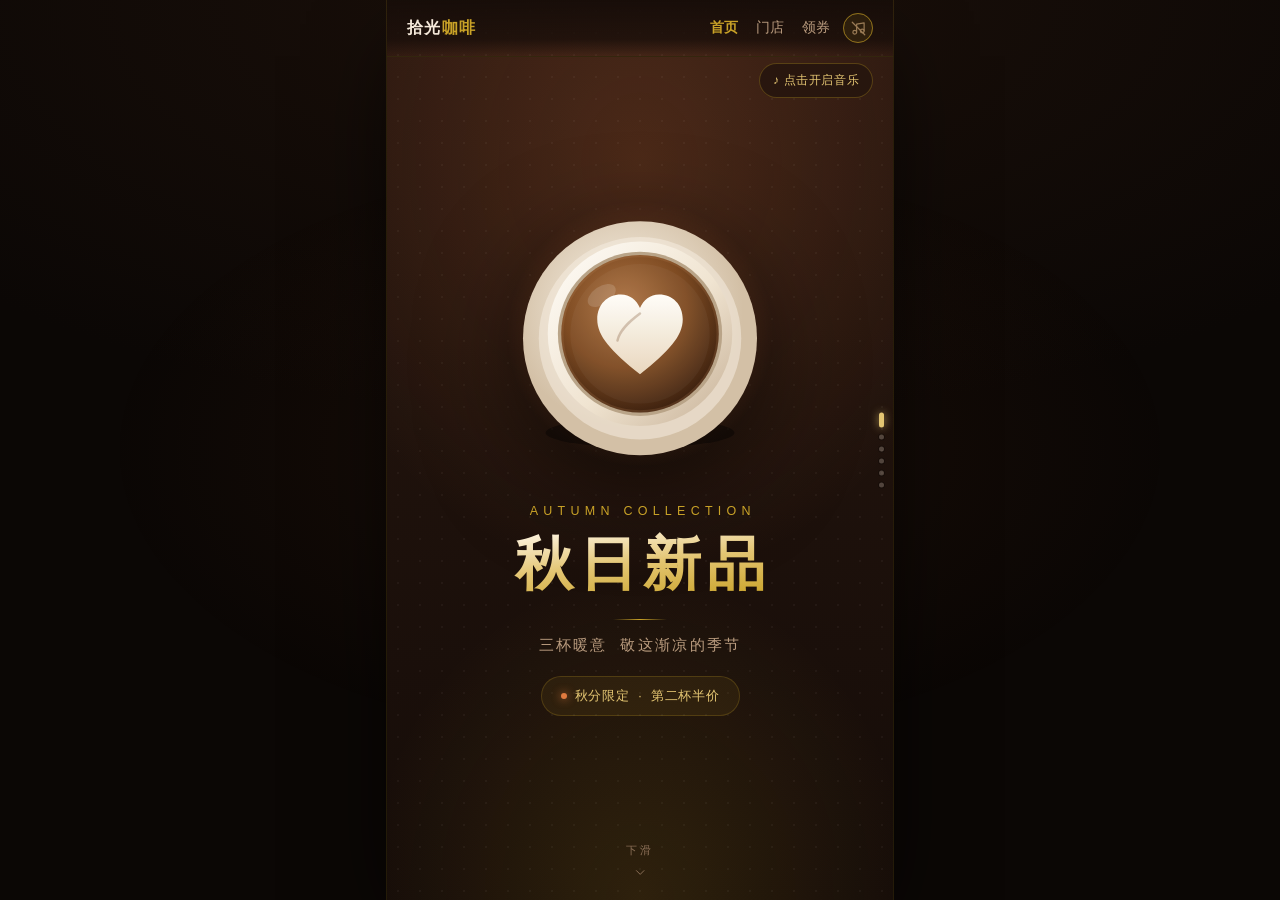
<file: index.html>
<!doctype html>
<html lang="zh-CN">
<head>
<meta charset="utf-8">
<meta name="viewport" content="width=device-width,initial-scale=1,maximum-scale=1,user-scalable=no,viewport-fit=cover">
<meta name="theme-color" content="#1A0F0A">
<meta name="description" content="拾光咖啡 · 秋日新品：焦糖海盐拿铁 / 桂花冷萃 / 黑巧摩卡。秋分限定，第二杯半价。">
<meta property="og:title" content="拾光咖啡 · 秋日新品">
<meta property="og:description" content="三杯暖意，敬这渐凉的季节。秋分限定 · 第二杯半价。">
<meta property="og:image" content="assets/img/prod-01.webp">
<meta property="og:type" content="website">
<title>拾光咖啡 · 秋日新品</title>
<style>
  :root{
    --bg-deep:#150C08;--bg:#1F120C;--card:#2C1B12;--card-2:#372218;
    --line:rgba(201,162,39,.22);--gold:#C9A227;--gold-lt:#E3C572;
    --caramel:#E07A3F;--cream:#F5E9DA;--text:#F2E4D4;--text-dim:#B99B7E;
    --text-mute:#8A6E56;--radius:20px;
  }
  *{margin:0;padding:0;box-sizing:border-box;-webkit-tap-highlight-color:transparent}
  html{-webkit-text-size-adjust:100%}
  body{
    background:var(--bg-deep);color:var(--text);
    font-family:"PingFang SC","Hiragino Sans GB","Microsoft YaHei","Helvetica Neue",Arial,sans-serif;
    line-height:1.6;overflow-x:hidden;
  }
  #page{background:var(--bg)}

  /* ==================== 顶部导航(覆盖层) ==================== */
  .nav{
    display:flex;align-items:center;justify-content:space-between;
    padding:13px 20px calc(13px + env(safe-area-inset-top));
    background:linear-gradient(180deg,rgba(21,12,8,.94),rgba(21,12,8,.72) 70%,rgba(21,12,8,0));
    border-bottom:1px solid rgba(201,162,39,.16);
  }
  .nav .logo{font-size:16px;font-weight:700;color:var(--cream);letter-spacing:.08em}
  .nav .logo span{color:var(--gold)}
  .nav .nav-right{display:flex;align-items:center;gap:13px}
  .nav .menu{display:flex;gap:18px;font-size:13.5px}
  .nav .menu a{text-decoration:none;color:var(--text-dim);transition:color .2s}
  .nav .menu a.on{color:var(--gold);font-weight:600}

  /* ==================== 1. 封面 ==================== */
  .s-hero{
    align-items:center;justify-content:center;
    text-align:center;padding-left:30px;padding-right:30px;
    background:
      radial-gradient(120% 80% at 50% 18%, rgba(224,122,63,.20) 0%, rgba(224,122,63,0) 58%),
      radial-gradient(90% 60% at 50% 100%, rgba(201,162,39,.14) 0%, rgba(201,162,39,0) 60%),
      linear-gradient(178deg,#2A1710 0%,#1F120C 46%,#150C08 100%);
    padding-bottom:40px;
  }
  .s-hero::after{
    content:"";position:absolute;inset:0;pointer-events:none;
    background-image:radial-gradient(rgba(245,233,218,.045) 1px,transparent 1px);
    background-size:22px 22px;
  }
  .hero-cup{
    width:min(58cqi,270px);height:auto;
    filter:drop-shadow(0 26px 50px rgba(0,0,0,.62));
    animation:float 6.5s ease-in-out infinite;position:relative;z-index:2;
  }
  @keyframes float{0%,100%{transform:translateY(0)}50%{transform:translateY(-13px)}}
  .hero-eyebrow{
    margin-top:30px;font-size:12.5px;letter-spacing:.42em;text-indent:.42em;
    color:var(--gold);text-transform:uppercase;position:relative;z-index:2;
  }
  .hero-title{
    margin-top:11px;font-size:clamp(30px,12cqi,58px);line-height:1.12;font-weight:800;
    letter-spacing:.1em;text-indent:.1em;
    background:linear-gradient(174deg,#FFF6E7 0%,#E3C572 48%,#C9A227 100%);
    -webkit-background-clip:text;background-clip:text;color:transparent;
    position:relative;z-index:2;
  }
  .hero-sub{margin-top:14px;font-size:14.5px;color:var(--text-dim);letter-spacing:.16em;position:relative;z-index:2}
  .hero-rule{width:54px;height:1px;margin:22px auto 0;
    background:linear-gradient(90deg,transparent,var(--gold),transparent);position:relative;z-index:2}
  .hero-badge{
    margin-top:18px;display:inline-flex;align-items:center;gap:8px;
    padding:9px 19px;border-radius:999px;border:1px solid var(--line);
    background:rgba(201,162,39,.08);font-size:12.5px;color:var(--gold-lt);
    letter-spacing:.06em;position:relative;z-index:2;
  }
  .hero-badge i{width:6px;height:6px;border-radius:50%;background:var(--caramel);
    box-shadow:0 0 10px var(--caramel);animation:pulse 1.8s ease-in-out infinite}
  @keyframes pulse{0%,100%{opacity:1}50%{opacity:.35}}

  /* ==================== 2~4. 单个新品(一屏一款) ==================== */
  .s-prod{align-items:center;justify-content:center;text-align:center;padding:0 28px 26px}
  .prod-bg{
    position:absolute;inset:0;width:100%;height:100%;object-fit:cover;
    opacity:.30;filter:saturate(.85) contrast(1.08);
  }
  .prod-veil{
    position:absolute;inset:0;
    background:
      radial-gradient(72% 46% at 50% 34%,var(--glow) 0%,rgba(0,0,0,0) 72%),
      linear-gradient(180deg,rgba(21,12,8,.72) 0%,rgba(25,14,9,.86) 42%,rgba(21,12,8,.97) 100%);
  }
  .prod-idx{
    position:absolute;top:calc(var(--h5-navh,0px) + 6px);right:18px;z-index:1;
    font-size:78px;font-weight:800;line-height:1;font-family:Georgia,serif;
    color:rgba(245,233,218,.06);
  }
  .prod-inner{position:relative;z-index:2;display:flex;flex-direction:column;align-items:center;width:100%}
  .prod-cup{
    width:min(50cqi,208px);height:auto;
    filter:drop-shadow(0 20px 40px rgba(0,0,0,.6));
  }
  .prod-tag{
    margin-top:6px;font-size:11px;letter-spacing:.18em;padding:5px 14px;border-radius:999px;
    background:linear-gradient(120deg,var(--tag-a),var(--tag-b));color:#231207;font-weight:700;
  }
  .prod-name{
    margin-top:14px;font-size:clamp(23px,8.4cqi,34px);font-weight:800;
    color:var(--cream);letter-spacing:.06em;line-height:1.2;
  }
  .prod-en{
    margin-top:5px;font-size:11px;color:var(--text-mute);
    letter-spacing:.2em;text-transform:uppercase;
  }
  .prod-desc{
    margin-top:14px;font-size:13.5px;line-height:1.9;color:var(--text-dim);
    max-width:30ch;
  }
  .prod-foot{
    margin-top:18px;padding-top:14px;width:min(78cqi,290px);
    border-top:1px dashed rgba(201,162,39,.22);
    display:flex;align-items:center;justify-content:space-between;
  }
  .price{font-size:12.5px;color:var(--text-mute);letter-spacing:.05em}
  .price b{font-size:25px;color:var(--gold-lt);font-weight:700;font-family:Georgia,serif;margin-right:1px}
  .price b i{font-size:14px;font-style:normal;margin-right:1px}
  .notes{display:flex;gap:7px}
  .notes span{
    font-size:11px;padding:4px 10px;border-radius:6px;
    background:rgba(245,233,218,.055);color:var(--text-dim);
    border:1px solid rgba(245,233,218,.07);
  }

  /* ==================== 5. 门店 ==================== */
  .s-store{justify-content:center;padding:0 24px 24px}
  .sec-head{text-align:center;padding:0 0 16px}
  .sec-head .en{font-size:10.5px;letter-spacing:.4em;text-indent:.4em;color:var(--text-mute);text-transform:uppercase}
  .sec-head h2{margin-top:8px;font-size:23px;font-weight:700;letter-spacing:.14em;text-indent:.14em;color:var(--cream)}
  .sec-head .bar{width:36px;height:2px;margin:13px auto 0;border-radius:2px;
    background:linear-gradient(90deg,var(--caramel),var(--gold))}
  .store{
    border-radius:var(--radius);overflow:hidden;
    background:linear-gradient(165deg,var(--card-2),var(--card));
    border:1px solid var(--line);box-shadow:0 18px 40px -18px rgba(0,0,0,.85);
  }
  .map{height:138px;position:relative;background:linear-gradient(160deg,#241610,#1A1009)}
  .map svg{width:100%;height:100%;display:block}
  .store-body{padding:18px 20px 20px}
  .store-name{font-size:16px;font-weight:700;color:var(--cream);letter-spacing:.06em}
  .store-name small{display:block;font-size:10.5px;color:var(--text-mute);font-weight:400;margin-top:3px;letter-spacing:.18em}
  .rows{margin-top:14px;display:flex;flex-direction:column;gap:11px}
  .row{display:flex;align-items:flex-start;gap:11px;font-size:13px;color:var(--text-dim)}
  .row .ico{flex:0 0 28px;height:28px;border-radius:9px;display:flex;align-items:center;justify-content:center;
    background:rgba(201,162,39,.1);border:1px solid var(--line)}
  .row .ico svg{width:14px;height:14px}
  .row b{color:var(--text);font-weight:600}
  .row .sub{font-size:11.5px;color:var(--text-mute);margin-top:2px}

  /* ==================== 6. 扫码 ==================== */
  .s-qr{align-items:center;justify-content:center;text-align:center;padding:0 24px 30px}
  .qr-card{
    display:inline-block;padding:17px;border-radius:22px;
    background:linear-gradient(160deg,#FBF3E7,#EFE0CB);
    box-shadow:0 20px 46px -16px rgba(0,0,0,.85),0 0 0 1px rgba(201,162,39,.3) inset;
  }
  .qr-card img{display:block;width:166px;height:166px}
  .qr-title{margin-top:19px;font-size:15px;color:var(--cream);letter-spacing:.1em}
  .qr-sub{margin-top:7px;font-size:12.5px;color:var(--text-mute);letter-spacing:.05em}
  .qr-sub b{color:var(--gold-lt);font-weight:600}
  .qr-cta{
    margin-top:20px;display:inline-block;padding:13px 34px;border-radius:13px;
    background:linear-gradient(120deg,var(--gold),#E3C572);color:#231207;
    font-size:15px;font-weight:700;letter-spacing:.12em;text-decoration:none;
  }
  .footer{margin-top:26px;font-size:10.5px;color:#5C4634;letter-spacing:.1em;line-height:1.9}
  .footer .rule{width:38px;height:1px;margin:0 auto 14px;background:rgba(201,162,39,.25)}
</style>
<!-- H5 通用核心: 9:16 翻页舞台 + 背景音乐。须在本页样式之后引入 -->
<link rel="stylesheet" href="assets/h5-core.css">
</head>
<body>
<div id="page">

  <!-- ==================== 顶部导航(覆盖层, 不占翻页高度) ==================== -->
  <nav class="nav">
    <div class="logo">拾光<span>咖啡</span></div>
    <div class="nav-right">
      <div class="menu">
        <a href="index.html" class="on">首页</a>
        <a href="store.html">门店</a>
        <a href="promo.html">领券</a>
      </div>
      <!-- 音乐开关停靠点: h5-core.js 检测到 [data-bgm-slot] 会把按钮注入这里 -->
      <span data-bgm-slot></span>
    </div>
  </nav>

  <!-- ==================== 翻页容器: 每屏恰好一个 9:16 页面 ==================== -->
  <div class="h5-scroll">

    <!-- ---------- 第 1 屏 · 封面 ---------- -->
    <section class="screen s-hero">
      <svg class="hero-cup" viewBox="0 0 240 240" role="img" aria-label="心形拉花拿铁">
        <defs>
          <radialGradient id="hSaucer" cx="44%" cy="38%">
            <stop offset="0" stop-color="#FCF6EC"/><stop offset="1" stop-color="#D3C0A6"/>
          </radialGradient>
          <linearGradient id="hRim" x1="0" y1="0" x2="1" y2="1">
            <stop offset="0" stop-color="#FFFDF9"/><stop offset=".55" stop-color="#F0E4D1"/><stop offset="1" stop-color="#C6B096"/>
          </linearGradient>
          <radialGradient id="hCoffee" cx="40%" cy="32%" r="72%">
            <stop offset="0" stop-color="#AE7444"/><stop offset=".55" stop-color="#7E4B22"/><stop offset="1" stop-color="#3A1F0E"/>
          </radialGradient>
          <linearGradient id="hArt" x1="0" y1="0" x2="0" y2="1">
            <stop offset="0" stop-color="#FFFDF8"/><stop offset="1" stop-color="#E8D6BC"/>
          </linearGradient>
          <radialGradient id="hGlow" cx="50%" cy="50%">
            <stop offset="0" stop-color="#E07A3F" stop-opacity=".46"/>
            <stop offset="1" stop-color="#E07A3F" stop-opacity="0"/>
          </radialGradient>
        </defs>
        <circle cx="120" cy="118" r="118" fill="url(#hGlow)"/>
        <ellipse cx="120" cy="206" rx="84" ry="13" fill="#000" opacity=".38"/>
        <circle cx="120" cy="122" r="104" fill="url(#hSaucer)"/>
        <circle cx="120" cy="122" r="90" fill="#F6EDE0" opacity=".55"/>
        <circle cx="120" cy="118" r="82" fill="url(#hRim)"/>
        <circle cx="120" cy="118" r="73" fill="#B9A488"/>
        <circle cx="120" cy="118" r="70" fill="url(#hCoffee)"/>
        <circle cx="120" cy="118" r="69" fill="none" stroke="#B8845633" stroke-width="2"/>
        <path d="M120 154 C 94 133, 82 120, 82 105 C 82 92, 91 83, 103 83 C 111 83, 117 88, 120 95 C 123 88, 129 83, 137 83 C 149 83, 158 92, 158 105 C 158 120, 146 133, 120 154 Z"
              fill="url(#hArt)"/>
        <path d="M120 100 C 112 106, 102 114, 100 124" stroke="#6B3F1D" stroke-width="2.2" fill="none" opacity=".28" stroke-linecap="round"/>
        <ellipse cx="86" cy="84" rx="14" ry="8" fill="#FFF" opacity=".14" transform="rotate(-34 86 84)"/>
        <ellipse cx="120" cy="118" rx="62" ry="62" fill="#FFF" opacity=".035"/>
      </svg>
      <div class="hero-eyebrow">Autumn Collection</div>
      <h1 class="hero-title">秋日新品</h1>
      <div class="hero-rule"></div>
      <p class="hero-sub">三杯暖意 &nbsp;敬这渐凉的季节</p>
      <div class="hero-badge"><i></i>秋分限定 &nbsp;·&nbsp; 第二杯半价</div>
    </section>

    <!-- ---------- 第 2 屏 · 新品 01 ---------- -->
    <section class="screen s-prod" style="--glow:rgba(224,122,63,.30);--tag-a:#E9B96A;--tag-b:#C9A227">
      <img class="prod-bg" src="assets/img/prod-01.webp" alt="" loading="lazy" decoding="async">
      <div class="prod-veil"></div>
      <div class="prod-idx">01</div>
      <div class="prod-inner">
        <svg class="prod-cup" viewBox="0 0 200 200" aria-hidden="true">
          <defs>
            <radialGradient id="c1Saucer" cx="44%" cy="38%"><stop offset="0" stop-color="#FBF3E6"/><stop offset="1" stop-color="#D6C3A6"/></radialGradient>
            <linearGradient id="c1Rim" x1="0" y1="0" x2="1" y2="1"><stop offset="0" stop-color="#FFFDF9"/><stop offset="1" stop-color="#C9B296"/></linearGradient>
            <radialGradient id="c1Coffee" cx="40%" cy="32%" r="72%"><stop offset="0" stop-color="#B87A45"/><stop offset=".55" stop-color="#84501F"/><stop offset="1" stop-color="#3E2110"/></radialGradient>
            <linearGradient id="c1Art" x1="0" y1="0" x2="0" y2="1"><stop offset="0" stop-color="#FFFCF6"/><stop offset="1" stop-color="#E6D2B4"/></linearGradient>
          </defs>
          <ellipse cx="100" cy="172" rx="64" ry="10" fill="#000" opacity=".34"/>
          <circle cx="100" cy="102" r="86" fill="url(#c1Saucer)"/>
          <circle cx="100" cy="99" r="70" fill="url(#c1Rim)"/>
          <circle cx="100" cy="99" r="62" fill="#B9A488"/>
          <circle cx="100" cy="99" r="59" fill="url(#c1Coffee)"/>
          <path d="M100 52 C 128 80, 130 116, 100 148 C 70 116, 72 80, 100 52 Z" fill="url(#c1Art)"/>
          <path d="M100 62 V 143" stroke="#5C3317" stroke-width="2.6" stroke-linecap="round" opacity=".85"/>
          <g stroke="#5C3317" stroke-width="2" fill="none" stroke-linecap="round" opacity=".62">
            <path d="M100 74 C 112 79, 119 87, 123 97"/>
            <path d="M100 90 C 114 95, 122 103, 126 113"/>
            <path d="M100 106 C 112 111, 118 119, 121 129"/>
            <path d="M100 74 C 88 79, 81 87, 77 97"/>
            <path d="M100 90 C 86 95, 78 103, 74 113"/>
            <path d="M100 106 C 88 111, 82 119, 79 129"/>
          </g>
          <path d="M62 108 C 74 118, 68 132, 76 140" stroke="#D98A3A" stroke-width="3" fill="none" opacity=".55" stroke-linecap="round"/>
          <g fill="#FFFDF8" opacity=".8">
            <circle cx="128" cy="120" r="1.8"/><circle cx="134" cy="128" r="1.4"/><circle cx="122" cy="132" r="1.5"/>
          </g>
          <ellipse cx="72" cy="72" rx="12" ry="7" fill="#FFF" opacity=".16" transform="rotate(-34 72 72)"/>
        </svg>
        <span class="prod-tag">新 品</span>
        <h2 class="prod-name">焦糖海盐拿铁</h2>
        <div class="prod-en">Salted Caramel Latte</div>
        <p class="prod-desc">深烘浓缩撞上现熬焦糖酱，一撮海盐收尾。甜与咸在舌尖打了个照面，然后一起沉进奶泡里。</p>
        <div class="prod-foot">
          <div class="price"><b><i>¥</i>32</b> / 中杯</div>
          <div class="notes"><span>热饮</span><span>可少糖</span></div>
        </div>
      </div>
    </section>

    <!-- ---------- 第 3 屏 · 新品 02 ---------- -->
    <section class="screen s-prod" style="--glow:rgba(201,162,39,.28);--tag-a:#EFD98F;--tag-b:#C9A227">
      <img class="prod-bg" src="assets/img/prod-02.webp" alt="" loading="lazy" decoding="async">
      <div class="prod-veil"></div>
      <div class="prod-idx">02</div>
      <div class="prod-inner">
        <svg class="prod-cup" viewBox="0 0 200 200" aria-hidden="true">
          <defs>
            <linearGradient id="c2Glass" x1="0" y1="0" x2="1" y2="0">
              <stop offset="0" stop-color="#FFFFFF" stop-opacity=".2"/>
              <stop offset=".2" stop-color="#FFFFFF" stop-opacity=".05"/>
              <stop offset=".8" stop-color="#FFFFFF" stop-opacity=".05"/>
              <stop offset="1" stop-color="#FFFFFF" stop-opacity=".22"/>
            </linearGradient>
            <linearGradient id="c2Brew" x1="0" y1="0" x2="0" y2="1">
              <stop offset="0" stop-color="#D2913F"/><stop offset="1" stop-color="#5E3512"/>
            </linearGradient>
            <g id="osm">
              <circle cx="0" cy="-3.4" r="2.5"/><circle cx="3.4" cy="0" r="2.5"/>
              <circle cx="0" cy="3.4" r="2.5"/><circle cx="-3.4" cy="0" r="2.5"/>
              <circle cx="0" cy="0" r="1.9" fill="#B98A22"/>
            </g>
          </defs>
          <ellipse cx="100" cy="182" rx="54" ry="9" fill="#000" opacity=".36"/>
          <rect x="116" y="16" width="12" height="128" rx="6" fill="#E3C572" opacity=".9" transform="rotate(15 122 80)"/>
          <rect x="116" y="16" width="12" height="16" rx="6" fill="#C9A227" transform="rotate(15 122 80)"/>
          <path d="M64 42 h72 l-9 134 a9 9 0 0 1 -9 8 h-36 a9 9 0 0 1 -9 -8 z"
                fill="url(#c2Glass)" stroke="rgba(245,233,218,.34)" stroke-width="2" stroke-linejoin="round"/>
          <path d="M70 80 h60 l-7 96 a7 7 0 0 1 -7 6 h-32 a7 7 0 0 1 -7 -6 z" fill="url(#c2Brew)"/>
          <ellipse cx="100" cy="81" rx="30" ry="6" fill="#E2A854" opacity=".92"/>
          <g fill="#FFFFFF">
            <rect x="74" y="90" width="25" height="25" rx="6" opacity=".24" transform="rotate(-16 86 102)"/>
            <rect x="99" y="110" width="22" height="22" rx="6" opacity=".18" transform="rotate(13 110 121)"/>
            <rect x="78" y="132" width="20" height="20" rx="5" opacity=".14" transform="rotate(-9 88 142)"/>
          </g>
          <g fill="#EFD98F">
            <use href="#osm" x="88" y="98"/>
            <use href="#osm" x="112" y="130"/>
            <use href="#osm" x="80" y="150"/>
            <use href="#osm" x="106" y="92"/>
            <use href="#osm" x="94" y="164"/>
          </g>
          <path d="M96 118 C 106 112, 118 112, 126 118" stroke="#EFD98F" stroke-width="2.2" fill="none" opacity=".45" stroke-linecap="round"/>
          <path d="M70 52 L64 170" stroke="#FFF" stroke-width="4" opacity=".1" stroke-linecap="round"/>
        </svg>
        <span class="prod-tag">限 定</span>
        <h2 class="prod-name">桂花冷萃</h2>
        <div class="prod-en">Osmanthus Cold Brew</div>
        <p class="prod-desc">12 小时低温慢萃，兑入现熬桂花蜜。清冽里浮着一层秋天，喝到最后一口都还是香的。</p>
        <div class="prod-foot">
          <div class="price"><b><i>¥</i>30</b> / 中杯</div>
          <div class="notes"><span>冰饮</span><span>每日限量</span></div>
        </div>
      </div>
    </section>

    <!-- ---------- 第 4 屏 · 新品 03 ---------- -->
    <section class="screen s-prod" style="--glow:rgba(120,72,44,.36);--tag-a:#D8A97C;--tag-b:#8B5A2B">
      <img class="prod-bg" src="assets/img/prod-03.webp" alt="" loading="lazy" decoding="async">
      <div class="prod-veil"></div>
      <div class="prod-idx">03</div>
      <div class="prod-inner">
        <svg class="prod-cup" viewBox="0 0 200 200" aria-hidden="true">
          <defs>
            <radialGradient id="c3Saucer" cx="44%" cy="38%"><stop offset="0" stop-color="#FBF3E6"/><stop offset="1" stop-color="#D2BE9F"/></radialGradient>
            <linearGradient id="c3Rim" x1="0" y1="0" x2="1" y2="1"><stop offset="0" stop-color="#FFFDF9"/><stop offset="1" stop-color="#C4AC8E"/></linearGradient>
            <radialGradient id="c3Coffee" cx="40%" cy="32%" r="72%"><stop offset="0" stop-color="#8C5729"/><stop offset=".5" stop-color="#5A3316"/><stop offset="1" stop-color="#210F05"/></radialGradient>
            <linearGradient id="c3Art" x1="0" y1="0" x2="1" y2="1"><stop offset="0" stop-color="#F7E6CF"/><stop offset="1" stop-color="#D9B183"/></linearGradient>
          </defs>
          <ellipse cx="100" cy="172" rx="64" ry="10" fill="#000" opacity=".34"/>
          <circle cx="100" cy="102" r="86" fill="url(#c3Saucer)"/>
          <circle cx="100" cy="99" r="70" fill="url(#c3Rim)"/>
          <circle cx="100" cy="99" r="62" fill="#B0997C"/>
          <circle cx="100" cy="99" r="59" fill="url(#c3Coffee)"/>
          <path d="M100 54 a45 45 0 1 1 -31 77 a34 34 0 1 0 25 -57"
                stroke="url(#c3Art)" stroke-width="8" fill="none" stroke-linecap="round"/>
          <path d="M100 70 a29 29 0 1 1 -20 50"
                stroke="url(#c3Art)" stroke-width="5.5" fill="none" stroke-linecap="round" opacity=".8"/>
          <g fill="#2E1709" opacity=".6">
            <circle cx="66" cy="68" r="2.2"/><circle cx="76" cy="58" r="1.7"/><circle cx="136" cy="70" r="2.3"/>
            <circle cx="144" cy="106" r="1.8"/><circle cx="62" cy="118" r="2.1"/><circle cx="118" cy="148" r="1.7"/>
            <circle cx="84" cy="146" r="1.5"/><circle cx="148" cy="126" r="1.6"/>
          </g>
          <ellipse cx="72" cy="70" rx="12" ry="7" fill="#FFF" opacity=".14" transform="rotate(-34 72 70)"/>
        </svg>
        <span class="prod-tag">热 卖</span>
        <h2 class="prod-name">黑巧摩卡</h2>
        <div class="prod-en">Dark Mocha</div>
        <p class="prod-desc">70% 可可与双份浓缩，厚得像一封写给冬天的信。上面那层可可粉，是它的邮票。</p>
        <div class="prod-foot">
          <div class="price"><b><i>¥</i>34</b> / 中杯</div>
          <div class="notes"><span>热饮</span><span>含咖啡因</span></div>
        </div>
      </div>
    </section>

    <!-- ---------- 第 5 屏 · 门店 ---------- -->
    <section class="screen s-store">
      <div class="sec-head">
        <div class="en">Find Us</div>
        <h2>门店地址</h2>
        <div class="bar"></div>
      </div>
      <div class="store">
        <div class="map">
          <svg viewBox="0 0 400 150" preserveAspectRatio="xMidYMid slice" aria-hidden="true">
            <g fill="#2A1B12" stroke="rgba(201,162,39,.14)" stroke-width="1">
              <rect x="-10" y="-10" width="130" height="70" rx="6"/>
              <rect x="140" y="-10" width="150" height="60" rx="6"/>
              <rect x="310" y="-10" width="110" height="80" rx="6"/>
              <rect x="-10" y="80" width="110" height="90" rx="6"/>
              <rect x="120" y="70" width="140" height="100" rx="6"/>
              <rect x="290" y="90" width="130" height="80" rx="6"/>
            </g>
            <path d="M130 -10 L130 160" stroke="rgba(245,233,218,.10)" stroke-width="14"/>
            <path d="M290 -10 L290 160" stroke="rgba(245,233,218,.10)" stroke-width="14"/>
            <path d="M-10 65 L410 65" stroke="rgba(245,233,218,.07)" stroke-width="10"/>
            <path d="M-10 78 L410 78" stroke="rgba(201,162,39,.10)" stroke-width="2" stroke-dasharray="10 9"/>
            <circle cx="205" cy="88" r="26" fill="#E07A3F" opacity=".13"/>
            <circle cx="205" cy="88" r="16" fill="#E07A3F" opacity=".2"/>
            <path d="M205 66c-8.3 0-15 6.7-15 15 0 11 15 25 15 25s15-14 15-25c0-8.3-6.7-15-15-15z"
                  fill="#E07A3F" stroke="#FFD9B8" stroke-width="1.6"/>
            <circle cx="205" cy="81" r="5.4" fill="#2A1710"/>
          </svg>
        </div>
        <div class="store-body">
          <div class="store-name">拾光咖啡 · 老街店<small>SHIGUANG COFFEE</small></div>
          <div class="rows">
            <div class="row">
              <span class="ico">
                <svg viewBox="0 0 24 24" fill="none" stroke="#C9A227" stroke-width="1.8" stroke-linecap="round" stroke-linejoin="round"><path d="M21 10c0 7-9 13-9 13s-9-6-9-13a9 9 0 0118 0z"/><circle cx="12" cy="10" r="3"/></svg>
              </span>
              <div>
                <b>杭州市西湖区南山路 128 号 1F</b>
                <div class="sub">地铁 1 号线龙翔桥站 B 口，步行约 400 米</div>
              </div>
            </div>
            <div class="row">
              <span class="ico">
                <svg viewBox="0 0 24 24" fill="none" stroke="#C9A227" stroke-width="1.8" stroke-linecap="round" stroke-linejoin="round"><circle cx="12" cy="12" r="9"/><path d="M12 7v5l3.5 2"/></svg>
              </span>
              <div>
                <b>周一至周日 &nbsp;08:00 – 22:00</b>
                <div class="sub">新品活动持续至 11 月 15 日</div>
              </div>
            </div>
            <div class="row">
              <span class="ico">
                <svg viewBox="0 0 24 24" fill="none" stroke="#C9A227" stroke-width="1.8" stroke-linecap="round" stroke-linejoin="round"><path d="M22 16.9v3a2 2 0 01-2.2 2 19.8 19.8 0 01-8.6-3.1 19.5 19.5 0 01-6-6A19.8 19.8 0 012.1 4.2 2 2 0 014.1 2h3a2 2 0 012 1.7c.1 1 .4 1.9.7 2.8a2 2 0 01-.5 2.1L8.1 9.9a16 16 0 006 6l1.3-1.2a2 2 0 012.1-.5c.9.3 1.8.6 2.8.7a2 2 0 011.7 2z"/></svg>
              </span>
              <div>
                <b>0571 - 8888 6666</b>
                <div class="sub">电话预订可预留新品</div>
              </div>
            </div>
          </div>
        </div>
      </div>
    </section>

    <!-- ---------- 第 6 屏 · 扫码领取 ---------- -->
    <section class="screen s-qr">
      <div class="qr-card"><img src="assets/qr.svg" alt="扫码关注拾光咖啡"></div>
      <div class="qr-title">扫码关注 · 领取新品券</div>
      <div class="qr-sub">关注公众号，回复「<b>秋日</b>」立减 <b>5 元</b></div>
      <a class="qr-cta" href="promo.html">立即领取新品券</a>
      <div class="footer">
        <div class="rule"></div>
        © 2026 拾光咖啡 SHIGUANG COFFEE<br>
        本页由 AI 生成 · DSH
      </div>
    </section>

  </div>
</div>

<script src="assets/h5-core.js" defer></script>
</body>
</html>
</file>
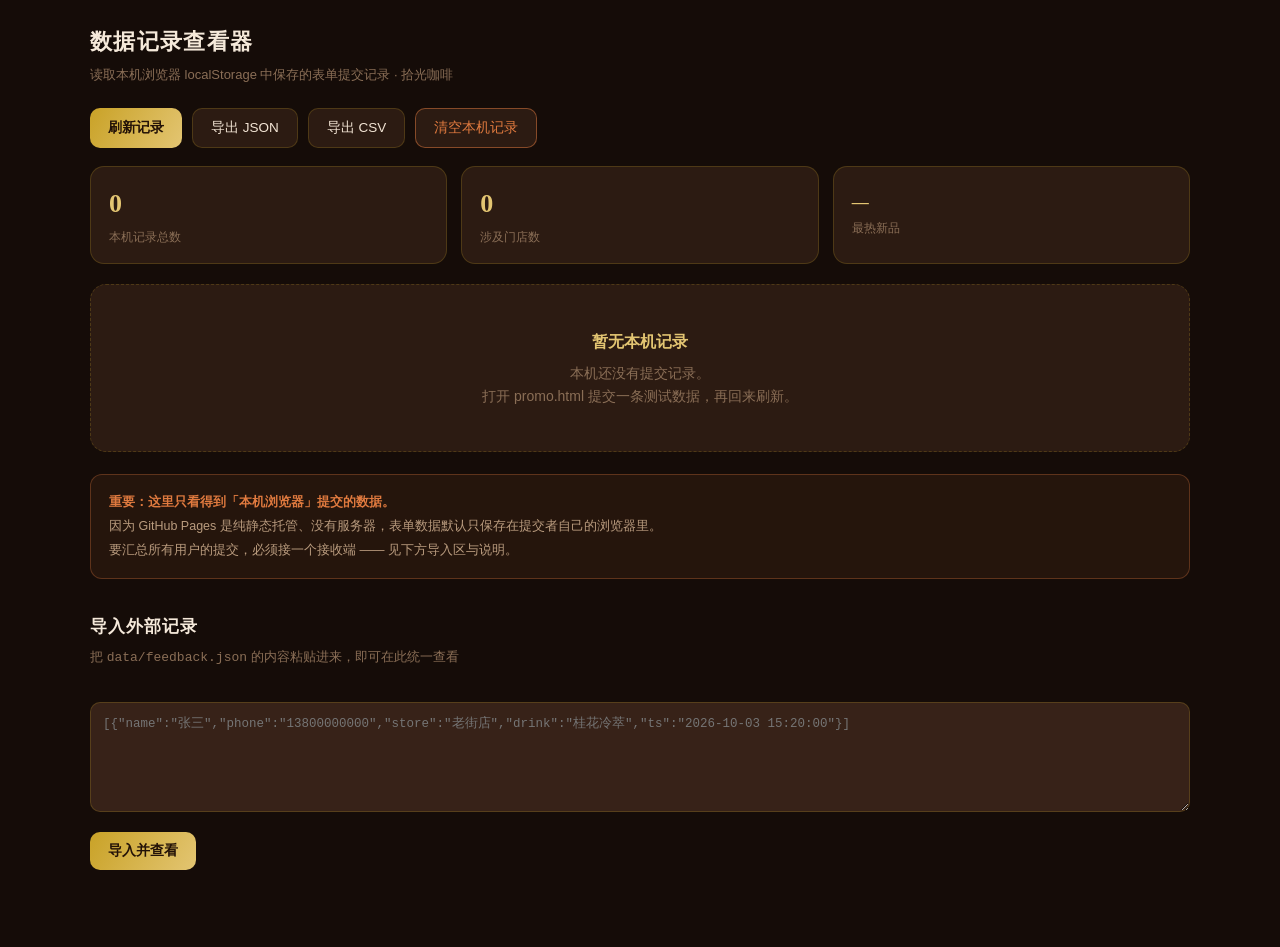
<file: admin.html>
<!doctype html>
<html lang="zh-CN">
<head>
<meta charset="utf-8">
<meta name="viewport" content="width=device-width,initial-scale=1,viewport-fit=cover">
<meta name="theme-color" content="#1A0F0A">
<title>数据记录 · 拾光咖啡</title>
<style>
  :root{
    --bg-deep:#150C08;--bg:#1F120C;--card:#2C1B12;--card-2:#372218;
    --line:rgba(201,162,39,.22);--gold:#C9A227;--gold-lt:#E3C572;
    --caramel:#E07A3F;--cream:#F5E9DA;--text:#F2E4D4;--text-dim:#B99B7E;--text-mute:#8A6E56;
  }
  *{margin:0;padding:0;box-sizing:border-box}
  body{
    background:var(--bg-deep);color:var(--text);
    font-family:"PingFang SC","Microsoft YaHei",-apple-system,sans-serif;
    line-height:1.6;padding:24px 16px 60px;
  }
  .wrap{max-width:1100px;margin:0 auto}
  h1{font-size:22px;color:var(--cream);letter-spacing:.06em;margin-bottom:6px}
  .sub{font-size:13px;color:var(--text-mute);margin-bottom:22px}
  .bar{display:flex;gap:10px;flex-wrap:wrap;margin-bottom:18px}
  button{
    padding:10px 18px;border-radius:10px;border:1px solid var(--line);cursor:pointer;
    background:var(--card);color:var(--text);font-size:13.5px;font-family:inherit;transition:all .2s;
  }
  button:hover{border-color:var(--gold)}
  button.primary{background:linear-gradient(120deg,var(--gold),var(--gold-lt));color:#231207;font-weight:700;border:none}
  button.danger{border-color:rgba(224,122,63,.5);color:var(--caramel)}
  .stat{
    display:flex;gap:14px;flex-wrap:wrap;margin-bottom:20px;
  }
  .stat .box{
    flex:1;min-width:130px;background:var(--card);border:1px solid var(--line);
    border-radius:14px;padding:16px 18px;
  }
  .stat .box .n{font-size:26px;font-weight:700;color:var(--gold-lt);font-family:Georgia,serif}
  .stat .box .l{font-size:12px;color:var(--text-mute);margin-top:3px}
  .empty{
    background:var(--card);border:1px dashed var(--line);border-radius:16px;padding:44px 24px;
    text-align:center;color:var(--text-mute);font-size:14px;
  }
  .empty b{color:var(--gold-lt);display:block;font-size:16px;margin-bottom:8px}
  table{
    width:100%;border-collapse:collapse;background:var(--card);
    border-radius:14px;overflow:hidden;border:1px solid var(--line);font-size:13.5px;
  }
  th{
    background:var(--card-2);color:var(--gold-lt);font-weight:600;text-align:left;
    padding:12px 14px;font-size:12.5px;letter-spacing:.06em;white-space:nowrap;
  }
  td{padding:11px 14px;border-top:1px solid rgba(201,162,39,.12);color:var(--text-dim)}
  td.hi{color:var(--cream);font-weight:600}
  tr:hover td{background:rgba(201,162,39,.05)}
  .tag{display:inline-block;font-size:11px;padding:2px 9px;border-radius:999px;
    background:rgba(201,162,39,.14);color:var(--gold-lt)}
  .note{
    margin-top:22px;padding:16px 18px;border-radius:12px;font-size:12.5px;line-height:1.9;
    background:rgba(224,122,63,.08);border:1px solid rgba(224,122,63,.3);color:var(--text-dim);
  }
  .note b{color:var(--caramel)}
  textarea{
    width:100%;height:110px;margin-top:12px;padding:12px;border-radius:10px;
    background:var(--card-2);border:1px solid var(--line);color:var(--text);
    font-family:Consolas,Monaco,monospace;font-size:12.5px;resize:vertical;
  }
</style>
</head>
<body>
<div class="wrap">
  <h1>数据记录查看器</h1>
  <div class="sub">读取本机浏览器 localStorage 中保存的表单提交记录 · 拾光咖啡</div>

  <div class="bar">
    <button class="primary" onclick="load()">刷新记录</button>
    <button onclick="exportJSON()">导出 JSON</button>
    <button onclick="exportCSV()">导出 CSV</button>
    <button class="danger" onclick="clearAll()">清空本机记录</button>
  </div>

  <div class="stat" id="stat"></div>
  <div id="content"></div>

  <div class="note">
    <b>重要：这里只看得到「本机浏览器」提交的数据。</b><br>
    因为 GitHub Pages 是纯静态托管、没有服务器，表单数据默认只保存在提交者自己的浏览器里。<br>
    要汇总所有用户的提交，必须接一个接收端 —— 见下方导入区与说明。
  </div>

  <h1 style="margin-top:34px;font-size:17px">导入外部记录</h1>
  <div class="sub">把 <code>data/feedback.json</code> 的内容粘贴进来，即可在此统一查看</div>
  <textarea id="importBox" placeholder='[{"name":"张三","phone":"13800000000","store":"老街店","drink":"桂花冷萃","ts":"2026-10-03 15:20:00"}]'></textarea>
  <div class="bar" style="margin-top:12px">
    <button class="primary" onclick="doImport()">导入并查看</button>
  </div>
  <div id="importContent"></div>
</div>

<script>
var LS_KEY = 'shiguang_coupon_records';
var imported = null;

function readLocal() {
  try { return JSON.parse(localStorage.getItem(LS_KEY) || '[]'); } catch (e) { return []; }
}

function esc(s) {
  return String(s == null ? '' : s).replace(/[&<>"]/g, function (c) {
    return { '&': '&amp;', '<': '&lt;', '>': '&gt;', '"': '&quot;' }[c];
  });
}

function renderTable(rows, mountId, emptyMsg) {
  var mount = document.getElementById(mountId);
  if (!rows.length) {
    mount.innerHTML = '<div class="empty"><b>' + emptyMsg + '</b>本机还没有提交记录。<br>打开 promo.html 提交一条测试数据，再回来刷新。</div>';
    return;
  }
  var h = '<table><thead><tr>' +
    '<th>#</th><th>称呼</th><th>手机号</th><th>到店门店</th><th>感兴趣新品</th><th>来源页</th><th>提交时间</th>' +
    '</tr></thead><tbody>';
  rows.forEach(function (r, i) {
    h += '<tr>' +
      '<td>' + (i + 1) + '</td>' +
      '<td class="hi">' + esc(r.name) + '</td>' +
      '<td class="hi">' + esc(r.phone) + '</td>' +
      '<td>' + esc(r.store) + '</td>' +
      '<td><span class="tag">' + esc(r.drink) + '</span></td>' +
      '<td>' + esc(r.page) + '</td>' +
      '<td>' + esc(r.ts) + '</td>' +
      '</tr>';
  });
  h += '</tbody></table>';
  mount.innerHTML = h;
}

function renderStat(rows) {
  var byStore = {}, byDrink = {};
  rows.forEach(function (r) {
    byStore[r.store] = (byStore[r.store] || 0) + 1;
    byDrink[r.drink] = (byDrink[r.drink] || 0) + 1;
  });
  var top = Object.keys(byDrink).sort(function (a, b) { return byDrink[b] - byDrink[a]; })[0] || '—';
  document.getElementById('stat').innerHTML =
    '<div class="box"><div class="n">' + rows.length + '</div><div class="l">本机记录总数</div></div>' +
    '<div class="box"><div class="n">' + Object.keys(byStore).length + '</div><div class="l">涉及门店数</div></div>' +
    '<div class="box"><div class="n" style="font-size:17px;padding-top:6px">' + esc(top) + '</div><div class="l">最热新品</div></div>';
}

function load() {
  var rows = readLocal();
  renderStat(rows);
  renderTable(rows, 'content', '暂无本机记录');
}

function exportJSON() {
  var rows = readLocal();
  download('feedback-local.json', JSON.stringify(rows, null, 2));
}

function exportCSV() {
  var rows = readLocal();
  var head = ['序号', '称呼', '手机号', '到店门店', '感兴趣新品', '来源页', '提交时间'];
  var lines = [head.join(',')];
  rows.forEach(function (r, i) {
    lines.push([i + 1, r.name, r.phone, r.store, r.drink, r.page, r.ts]
      .map(function (v) { return '"' + String(v == null ? '' : v).replace(/"/g, '""') + '"'; }).join(','));
  });
  // 加 BOM 让 Excel 正确识别中文
  download('feedback-local.csv', '\ufeff' + lines.join('\r\n'), 'text/csv');
}

function download(name, text, type) {
  var blob = new Blob([text], { type: (type || 'application/json') + ';charset=utf-8' });
  var a = document.createElement('a');
  a.href = URL.createObjectURL(blob);
  a.download = name;
  a.click();
  URL.revokeObjectURL(a.href);
}

function clearAll() {
  if (!confirm('确定清空本机所有记录？此操作不可撤销。')) return;
  localStorage.removeItem(LS_KEY);
  load();
}

function doImport() {
  var raw = document.getElementById('importBox').value.trim();
  if (!raw) { alert('请先粘贴 JSON 内容'); return; }
  try {
    var data = JSON.parse(raw);
    if (!Array.isArray(data)) data = [data];
    imported = data;
    renderTable(imported, 'importContent', '导入内容为空');
  } catch (e) {
    alert('JSON 解析失败：' + e.message);
  }
}

load();
</script>
</body>
</html>
</file>
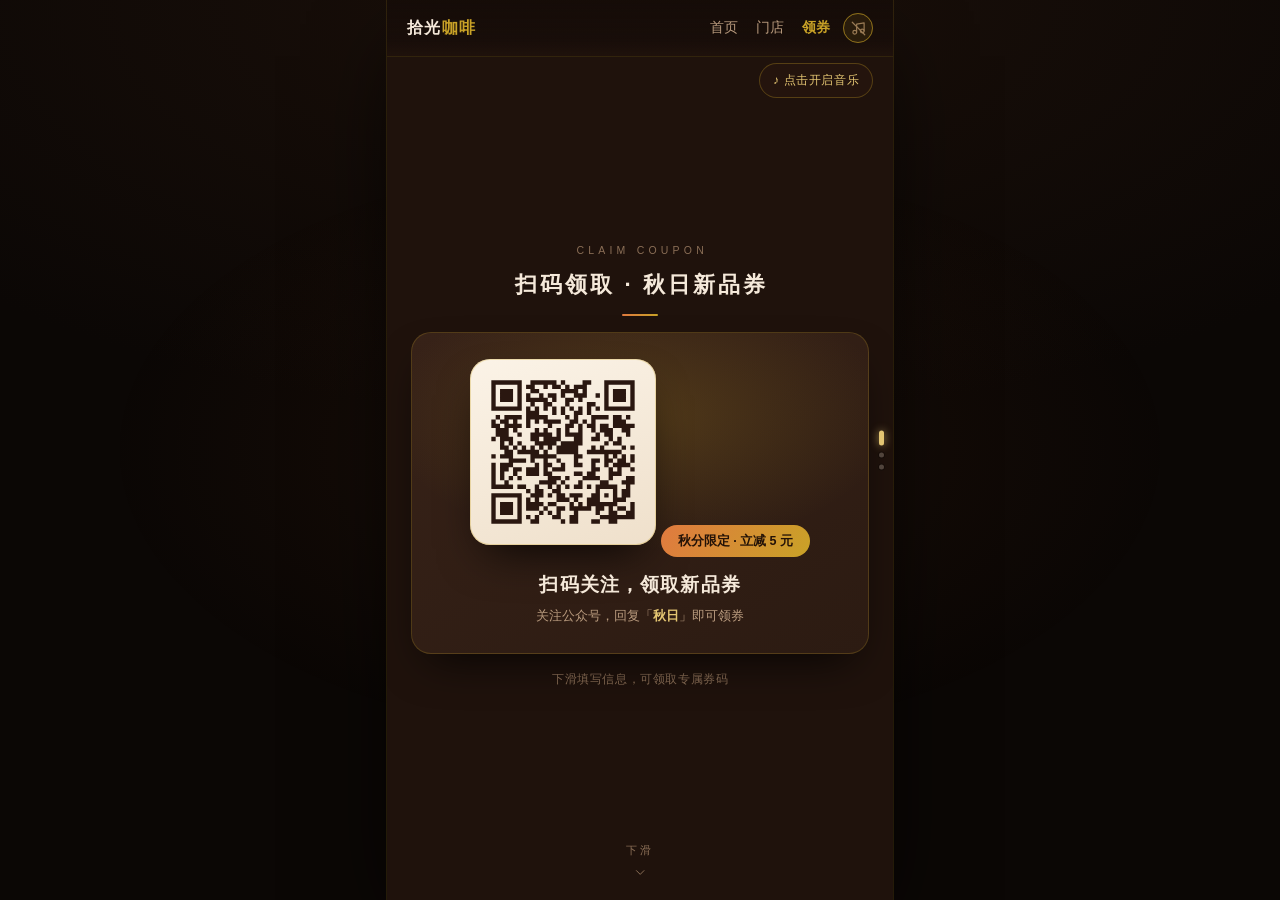
<file: promo.html>
<!doctype html>
<html lang="zh-CN">
<head>
<meta charset="utf-8">
<meta name="viewport" content="width=device-width,initial-scale=1,maximum-scale=1,user-scalable=no,viewport-fit=cover">
<meta name="theme-color" content="#1A0F0A">
<meta name="description" content="拾光咖啡 · 秋日新品券免费领，立减 5 元。扫码关注回复「秋日」即可领取。">
<meta property="og:title" content="拾光咖啡 · 秋日新品券">
<meta property="og:description" content="秋分限定 · 立减 5 元。填写信息即可领取专属券码。">
<meta property="og:image" content="assets/img/prod-01.webp">
<meta property="og:type" content="website">
<title>扫码领券 · 拾光咖啡</title>
<style>
  :root{
    --bg-deep:#150C08;--bg:#1F120C;--card:#2C1B12;--card-2:#372218;
    --line:rgba(201,162,39,.22);--gold:#C9A227;--gold-lt:#E3C572;
    --caramel:#E07A3F;--cream:#F5E9DA;--text:#F2E4D4;--text-dim:#B99B7E;
    --text-mute:#8A6E56;--success:#7FB56A;--radius:20px;
  }
  *{margin:0;padding:0;box-sizing:border-box;-webkit-tap-highlight-color:transparent}
  html{-webkit-text-size-adjust:100%}
  body{
    background:var(--bg-deep);color:var(--text);
    font-family:"PingFang SC","Hiragino Sans GB","Microsoft YaHei",sans-serif;
    line-height:1.6;overflow-x:hidden;
  }
  #page{background:var(--bg)}

  .nav{
    display:flex;align-items:center;justify-content:space-between;
    padding:13px 20px calc(13px + env(safe-area-inset-top));
    background:linear-gradient(180deg,rgba(21,12,8,.94),rgba(21,12,8,.72) 70%,rgba(21,12,8,0));
    border-bottom:1px solid rgba(201,162,39,.16);
  }
  .nav .logo{font-size:16px;font-weight:700;color:var(--cream);letter-spacing:.08em}
  .nav .logo span{color:var(--gold)}
  .nav .nav-right{display:flex;align-items:center;gap:13px}
  .nav .menu{display:flex;gap:18px;font-size:13.5px}
  .nav .menu a{text-decoration:none;color:var(--text-dim);transition:color .2s}
  .nav .menu a.on{color:var(--gold);font-weight:600}

  .sec-head{text-align:center;padding:0 0 16px}
  .sec-head .en{font-size:10.5px;letter-spacing:.4em;text-indent:.4em;color:var(--text-mute);text-transform:uppercase}
  .sec-head h2{margin-top:8px;font-size:22px;font-weight:700;color:var(--cream);letter-spacing:.14em;text-indent:.14em}
  .sec-head .bar{width:36px;height:2px;margin:12px auto 0;border-radius:2px;
    background:linear-gradient(90deg,var(--caramel),var(--gold))}

  /* ---------- 第 1 屏: 扫码 ---------- */
  .s-scan{justify-content:center;align-items:center;text-align:center;padding:0 24px 26px}
  .claim{
    position:relative;border-radius:var(--radius);text-align:center;width:100%;
    background:linear-gradient(150deg,#372218,#2C1B12);border:1px solid var(--line);
    box-shadow:0 20px 46px -18px rgba(0,0,0,.85);padding:26px 22px;
  }
  .claim::before{content:"";position:absolute;inset:0;pointer-events:none;
    background:radial-gradient(80% 60% at 50% 26%,rgba(201,162,39,.2),transparent 70%)}
  .claim .qr-wrap{position:relative;display:inline-block;padding:17px;border-radius:20px;
    background:linear-gradient(160deg,#FBF3E7,#EFE0CB);
    box-shadow:0 20px 46px -16px rgba(0,0,0,.85),0 0 0 1px rgba(201,162,39,.3) inset}
  .claim .qr-wrap img{display:block;width:152px;height:152px}
  .claim .tag{position:relative;display:inline-block;margin-top:16px;padding:6px 17px;border-radius:999px;
    background:linear-gradient(120deg,var(--caramel),var(--gold));color:#231207;font-weight:700;font-size:12.5px}
  .claim .title{position:relative;margin-top:13px;font-size:19px;font-weight:700;color:var(--cream);letter-spacing:.06em}
  .claim .sub{position:relative;margin-top:6px;font-size:13px;color:var(--text-dim)}
  .claim .sub b{color:var(--gold-lt)}
  .scan-note{margin-top:16px;font-size:12px;color:var(--text-mute);letter-spacing:.05em}

  /* 扫码屏压缩: 小屏上若仍超出, 缩小二维码与留白 */
  .s-scan.is-tight{padding-bottom:18px}
  .s-scan.is-tight .sec-head{padding-bottom:10px}
  .s-scan.is-tight .claim{padding:20px 18px}
  .s-scan.is-tight .claim .qr-wrap{padding:14px}
  .s-scan.is-tight .claim .qr-wrap img{width:136px;height:136px}
  .s-scan.is-tight .scan-note{margin-top:12px}

  .s-scan.is-tighter .sec-head .en{display:none}
  .s-scan.is-tighter .sec-head h2{font-size:18px;margin-top:0}
  .s-scan.is-tighter .sec-head .bar{display:none}
  .s-scan.is-tighter .claim{padding:16px 14px}
  .s-scan.is-tighter .claim .qr-wrap{padding:12px}
  .s-scan.is-tighter .claim .qr-wrap img{width:118px;height:118px}
  .s-scan.is-tighter .claim .tag{margin-top:11px;font-size:12px;padding:5px 14px}
  .s-scan.is-tighter .claim .title{font-size:16.5px;margin-top:9px}
  .s-scan.is-tighter .claim .sub{font-size:12px;margin-top:5px}
  .s-scan.is-tighter .scan-note{margin-top:9px;font-size:11px}

  /* ---------- 第 2 屏: 表单 ---------- */
  .s-form{justify-content:center;padding:0 24px 22px}
  .form-card{background:var(--card);border:1px solid var(--line);border-radius:var(--radius);padding:22px}
  .form-row{margin-bottom:15px}
  .form-row .lbl{font-size:12.5px;color:var(--text-dim);margin-bottom:7px}
  .form-row .req{color:var(--caramel);font-weight:700;margin-right:3px}
  .form-row input,.form-row select{
    width:100%;padding:12px 15px;border-radius:12px;font-size:15px;color:var(--text);
    background:var(--card-2);border:1px solid var(--line);outline:none;transition:border-color .2s;
    font-family:inherit;appearance:none;
  }
  .form-row select{background-image:url("data:image/svg+xml,%3Csvg xmlns='http://www.w3.org/2000/svg' width='12' height='12' viewBox='0 0 24 24' fill='none' stroke='%238A6E56' stroke-width='2'%3E%3Cpath d='M6 9l6 6 6-6'/%3E%3C/svg%3E");
    background-repeat:no-repeat;background-position:right 15px center}
  .form-row input:focus,.form-row select:focus{border-color:var(--gold)}
  .form-row input::placeholder{color:var(--text-mute)}
  .btn-submit{
    width:100%;margin-top:6px;padding:14px;border:none;border-radius:14px;cursor:pointer;
    background:linear-gradient(120deg,var(--gold),#E3C572);color:#231207;font-size:15.5px;font-weight:700;
    letter-spacing:.12em;transition:opacity .2s,transform .1s;font-family:inherit;
  }
  .btn-submit:active{transform:scale(.985)}
  .btn-submit:disabled{opacity:.55;cursor:not-allowed}
  .err{color:var(--caramel);font-size:12.5px;margin-top:-6px;margin-bottom:10px;display:none}
  .err.show{display:block}
  .tips{margin-top:13px;font-size:11.5px;color:var(--text-mute);text-align:center;line-height:1.75}

  /* ---------- 表单屏压缩: 由 h5-core.js 实测溢出后加类 ----------
     目的: 小屏(320x568 / 360x640)上表单也必须完整放进一个 9:16 页面。
     第一级 is-tight 收紧间距; 第二级 is-tighter 进一步缩小并精简表头。 */
  .s-form.is-tight .sec-head{padding-bottom:9px}
  .s-form.is-tight .sec-head h2{font-size:19px;margin-top:6px}
  .s-form.is-tight .sec-head .bar{margin-top:9px}
  .s-form.is-tight .form-card{padding:16px}
  .s-form.is-tight .form-row{margin-bottom:10px}
  .s-form.is-tight .form-row .lbl{margin-bottom:5px}
  .s-form.is-tight .form-row input,.s-form.is-tight .form-row select{padding:10px 13px;font-size:14.5px}
  .s-form.is-tight .btn-submit{padding:12px;font-size:15px}
  .s-form.is-tight .tips{margin-top:9px;font-size:11px;line-height:1.6}

  .s-form.is-tighter .sec-head{padding-bottom:8px}
  .s-form.is-tighter .sec-head .en{display:none}
  .s-form.is-tighter .sec-head h2{font-size:17px;margin-top:0}
  .s-form.is-tighter .sec-head .bar{display:none}
  .s-form.is-tighter .form-card{padding:13px}
  .s-form.is-tighter .form-row{margin-bottom:8px}
  .s-form.is-tighter .form-row .lbl{font-size:12px;margin-bottom:4px}
  .s-form.is-tighter .form-row input,.s-form.is-tighter .form-row select{padding:9px 12px;font-size:14px;border-radius:10px}
  .s-form.is-tighter .btn-submit{padding:11px;font-size:14.5px;margin-top:2px;border-radius:12px}
  .s-form.is-tighter .err{margin-bottom:7px}
  .s-form.is-tighter .tips{margin-top:7px;font-size:10.5px;line-height:1.5}

  /* ---------- 第 3 屏: 成功 ---------- */
  .s-done{justify-content:center;align-items:center;text-align:center;padding:0 30px 30px}
  .done-badge{
    width:92px;height:92px;border-radius:50%;display:flex;align-items:center;justify-content:center;
    background:radial-gradient(circle at 50% 38%,rgba(127,181,106,.28),rgba(127,181,106,.08));
    border:1px solid rgba(127,181,106,.45);font-size:42px;color:var(--success);
    animation:pop .5s cubic-bezier(.2,.9,.3,1.2);
  }
  @keyframes pop{from{opacity:0;transform:scale(.7)}to{opacity:1;transform:none}}
  .done-t1{margin-top:22px;font-size:23px;font-weight:800;color:var(--cream);letter-spacing:.08em}
  .done-t2{margin-top:10px;font-size:13.5px;color:var(--text-dim);line-height:1.8;max-width:26ch}
  .done-code{
    margin-top:22px;padding:14px 26px;border-radius:15px;
    background:rgba(201,162,39,.09);border:1px dashed rgba(201,162,39,.42);
  }
  .done-code .k{font-size:10.5px;color:var(--text-mute);letter-spacing:.22em}
  .done-code .v{margin-top:5px;font-size:20px;font-weight:700;color:var(--gold-lt);
    font-family:Georgia,serif;letter-spacing:.13em}
  .done-actions{margin-top:26px;display:flex;gap:12px}
  .done-actions a{
    padding:12px 24px;border-radius:12px;font-size:14px;font-weight:600;
    text-decoration:none;letter-spacing:.06em;
  }
  .done-actions .a1{background:linear-gradient(120deg,var(--gold),#E3C572);color:#231207}
  .done-actions .a2{background:rgba(245,233,218,.07);color:var(--text-dim);
    border:1px solid rgba(245,233,218,.12)}
  .done-foot{margin-top:26px;font-size:10.5px;color:#5C4634;letter-spacing:.1em;line-height:1.9}
</style>
<!-- H5 通用核心: 9:16 翻页舞台 + 背景音乐。须在本页样式之后引入 -->
<link rel="stylesheet" href="assets/h5-core.css">
</head>
<body>
<div id="page">

  <nav class="nav">
    <div class="logo">拾光<span>咖啡</span></div>
    <div class="nav-right">
      <div class="menu">
        <a href="index.html">首页</a>
        <a href="store.html">门店</a>
        <a href="promo.html" class="on">领券</a>
      </div>
      <!-- 音乐开关停靠点: 与首页一致, 统一放导航右上角 -->
      <span data-bgm-slot></span>
    </div>
  </nav>

  <div class="h5-scroll">

    <!-- ---------- 第 1 屏 · 扫码 ---------- -->
    <section class="screen s-scan">
      <div class="sec-head">
        <div class="en">Claim Coupon</div>
        <h2>扫码领取 · 秋日新品券</h2>
        <div class="bar"></div>
      </div>

      <div class="claim">
        <div class="qr-wrap"><img src="assets/qr.svg" alt="领取券码二维码"></div>
        <div class="tag">秋分限定 · 立减 5 元</div>
        <div class="title">扫码关注，领取新品券</div>
        <div class="sub">关注公众号，回复「<b>秋日</b>」即可领券</div>
      </div>

      <div class="scan-note">下滑填写信息，可领取专属券码</div>
    </section>

    <!-- ---------- 第 2 屏 · 填写信息 ---------- -->
    <section class="screen s-form">
      <div class="sec-head">
        <div class="en">Your Info</div>
        <h2>填写信息</h2>
        <div class="bar"></div>
      </div>

      <div class="form-card">
        <div class="form-row">
          <label class="lbl" for="name"><span class="req">*</span>称呼</label>
          <input type="text" id="name" placeholder="请输入您的称呼" maxlength="20" autocomplete="name">
        </div>

        <div class="form-row">
          <label class="lbl" for="phone"><span class="req">*</span>手机号</label>
          <input type="tel" id="phone" placeholder="请输入手机号" maxlength="11" inputmode="numeric" autocomplete="tel">
        </div>

        <div class="form-row">
          <label class="lbl" for="store">到店门店</label>
          <select id="store">
            <option value="老街店">老街店（南山路 128 号）</option>
            <option value="南山店">南山店（南山路 218 号）</option>
          </select>
        </div>

        <div class="form-row">
          <label class="lbl" for="drink">感兴趣的新品</label>
          <select id="drink">
            <option value="焦糖海盐拿铁">焦糖海盐拿铁 ¥32</option>
            <option value="桂花冷萃">桂花冷萃 ¥30</option>
            <option value="黑巧摩卡">黑巧摩卡 ¥34</option>
            <option value="都想试试">都想试试</option>
          </select>
        </div>

        <div class="err" id="err"></div>
        <button class="btn-submit" id="submitBtn">提交领取</button>

        <div class="tips">
          提交信息仅用于门店核对与券码核销，不作他用<br>
          券码有效期至 11 月 15 日
        </div>
      </div>
    </section>

    <!-- ---------- 第 3 屏 · 领取成功 ---------- -->
    <section class="screen s-done">
      <div class="done-badge" id="doneIcon">✓</div>
      <div class="done-t1" id="doneTitle">领取成功！</div>
      <div class="done-t2" id="doneMsg">券码已记录，到店报手机号即可核销</div>
      <div class="done-code">
        <div class="k">专属券码</div>
        <div class="v" id="doneCode">— — — —</div>
      </div>
      <div class="done-actions">
        <a class="a1" href="store.html">查看门店</a>
        <a class="a2" href="index.html">回首页</a>
      </div>
      <div class="done-foot">
        © 2026 拾光咖啡 SHIGUANG COFFEE<br>
        本页由 AI 生成 · DSH
      </div>
    </section>

  </div>
</div>

<script>
/* ============================================================
   表单提交配置
   ------------------------------------------------------------
   GitHub Pages 是纯静态托管, 没有服务器, 表单投递到 FormSubmit.co
   (免注册、免服务器) 再转发到邮箱。
   接收邮箱: 469424131@qq.com
   ============================================================ */
var FORM_ENDPOINT = 'https://formsubmit.co/ajax/469424131@qq.com';

(function () {
  var btn = document.getElementById('submitBtn');
  var errEl = document.getElementById('err');

  var doneIcon = document.getElementById('doneIcon');
  var doneTitle = document.getElementById('doneTitle');
  var doneMsg = document.getElementById('doneMsg');
  var doneCode = document.getElementById('doneCode');

  var LS_KEY = 'shiguang_coupon_records';

  function showErr(msg) { errEl.textContent = msg; errEl.classList.add('show'); }
  function clearErr() { errEl.textContent = ''; errEl.classList.remove('show'); }

  function saveLocal(rec) {
    try {
      var arr = JSON.parse(localStorage.getItem(LS_KEY) || '[]');
      arr.push(rec);
      localStorage.setItem(LS_KEY, JSON.stringify(arr));
    } catch (e) { /* 隐私模式下忽略 */ }
  }

  /** 生成 8 位券码: SG + 6 位(时间戳低位 + 随机), 便于到店核对 */
  function makeCode(phone) {
    var base = (Date.now() % 1000000).toString(36).toUpperCase();
    var tail = phone.slice(-4);
    return 'SG' + tail + base.slice(-4);
  }

  function goDone() {
    // 翻到第 3 屏(成功页)
    if (window.H5Flip) window.H5Flip.goTo(2, true);
    else {
      var s = document.querySelectorAll('.screen');
      if (s[2]) s[2].scrollIntoView();
    }
  }

  btn.addEventListener('click', function () {
    clearErr();

    var name = document.getElementById('name').value.trim();
    var phone = document.getElementById('phone').value.trim();
    var store = document.getElementById('store').value;
    var drink = document.getElementById('drink').value;

    if (!name) { showErr('请填写您的称呼'); document.getElementById('name').focus(); return; }
    if (!/^1[3-9]\d{9}$/.test(phone)) { showErr('请填写正确的 11 位手机号'); document.getElementById('phone').focus(); return; }

    var code = makeCode(phone);
    var rec = {
      name: name, phone: phone, store: store, drink: drink, code: code,
      page: 'promo', ts: new Date().toLocaleString('zh-CN')
    };
    saveLocal(rec);

    btn.disabled = true;
    btn.textContent = '提交中…';

    function finish(ok, title, msg) {
      doneIcon.textContent = ok ? '\u2713' : '!';
      doneIcon.style.color = ok ? 'var(--success)' : 'var(--caramel)';
      doneTitle.textContent = title;
      doneMsg.textContent = msg;
      doneCode.textContent = code;
      btn.disabled = false;
      btn.textContent = '提交领取';
      goDone();
    }

    var fd = new FormData();
    fd.append('_subject', '【拾光咖啡】新的领券申请 · ' + name);
    fd.append('_template', 'table');
    fd.append('_captcha', 'false');
    fd.append('称呼', name);
    fd.append('手机号', phone);
    fd.append('到店门店', store);
    fd.append('感兴趣新品', drink);
    fd.append('券码', code);
    fd.append('来源页', 'promo');
    fd.append('提交时间', rec.ts);

    fetch(FORM_ENDPOINT, { method: 'POST', body: fd })
      .then(function (r) { return r.ok ? r.json() : Promise.reject(r.status); })
      .then(function (data) {
        // FormSubmit 未激活时也返回 HTTP 200, 但 success=false, 必须单独判断
        var sent = data && (data.success === true || data.success === 'true');
        if (sent) finish(true, '领取成功！', '券码已发送，到店报手机号即可核销');
        else finish(false, '已记录', '接收端待激活。信息已存本机，到店报手机号即可');
      })
      .catch(function () {
        finish(true, '领取成功！', '网络较慢，券码已保存在本机，到店报手机号即可核销');
      });
  });
})();
</script>
<script src="assets/h5-core.js" defer></script>
</body>
</html>
</file>
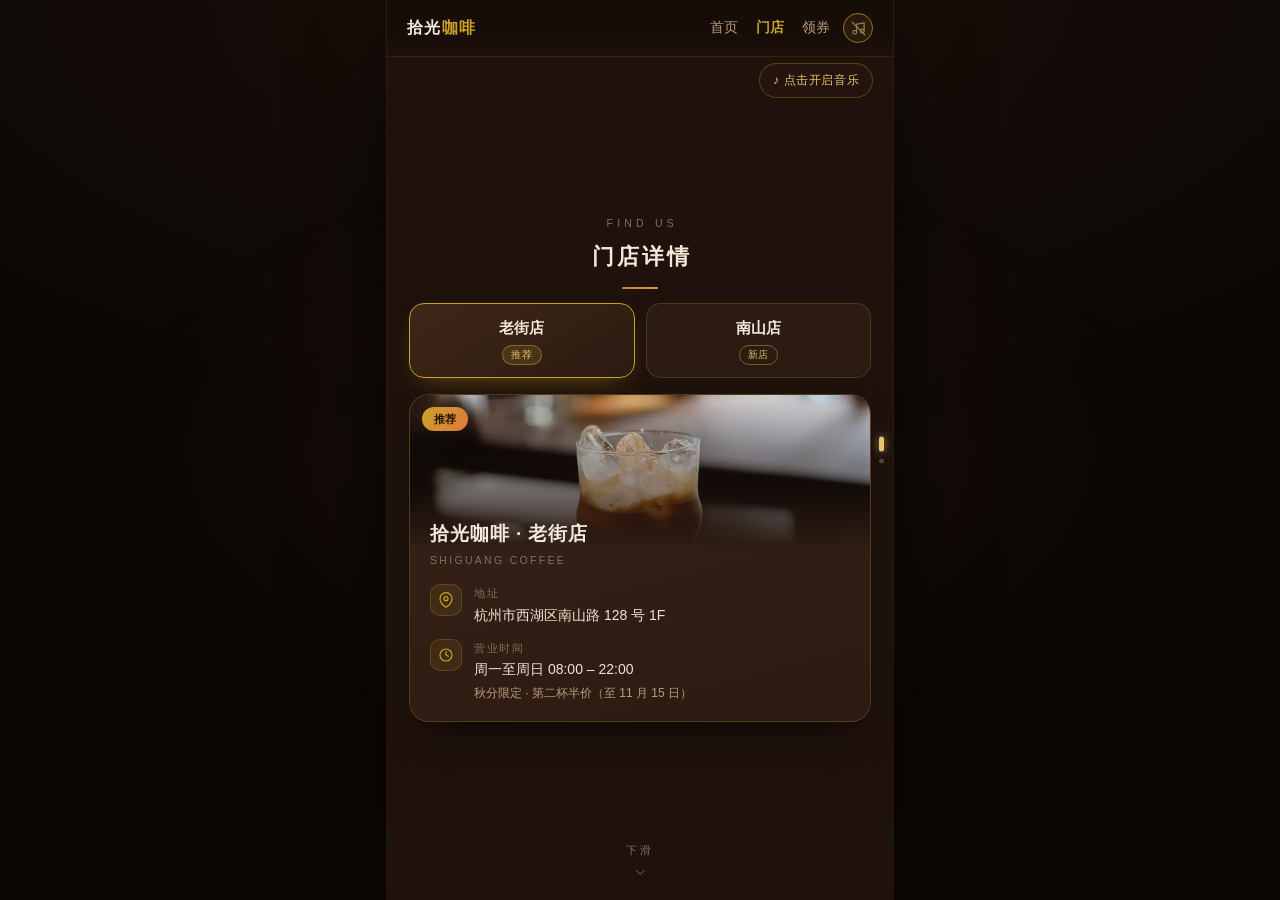
<file: store.html>
<!doctype html>
<html lang="zh-CN">
<head>
<meta charset="utf-8">
<meta name="viewport" content="width=device-width,initial-scale=1,maximum-scale=1,user-scalable=no,viewport-fit=cover">
<meta name="theme-color" content="#1A0F0A">
<title>门店详情 · 拾光咖啡</title>
<style>
  :root{
    --bg-deep:#150C08;--bg:#1F120C;--card:#2C1B12;--card-2:#372218;
    --line:rgba(201,162,39,.22);--gold:#C9A227;--gold-lt:#E3C572;
    --caramel:#E07A3F;--cream:#F5E9DA;--text:#F2E4D4;--text-dim:#B99B7E;
    --text-mute:#8A6E56;--radius:20px;
  }
  *{margin:0;padding:0;box-sizing:border-box;-webkit-tap-highlight-color:transparent}
  html{-webkit-text-size-adjust:100%}
  body{
    background:var(--bg-deep);color:var(--text);
    font-family:"PingFang SC","Hiragino Sans GB","Microsoft YaHei",sans-serif;
    line-height:1.6;overflow-x:hidden;
  }
  #page{background:var(--bg)}

  .nav{
    display:flex;align-items:center;justify-content:space-between;
    padding:13px 20px calc(13px + env(safe-area-inset-top));
    background:linear-gradient(180deg,rgba(21,12,8,.94),rgba(21,12,8,.72) 70%,rgba(21,12,8,0));
    border-bottom:1px solid rgba(201,162,39,.16);
  }
  .nav .logo{font-size:16px;font-weight:700;color:var(--cream);letter-spacing:.08em}
  .nav .logo span{color:var(--gold)}
  .nav .nav-right{display:flex;align-items:center;gap:13px}
  .nav .menu{display:flex;gap:18px;font-size:13.5px}
  .nav .menu a{text-decoration:none;color:var(--text-dim);transition:color .2s}
  .nav .menu a.on{color:var(--gold);font-weight:600}

  .sec-head{text-align:center;padding:0 0 14px}
  .sec-head .en{font-size:10.5px;letter-spacing:.4em;text-indent:.4em;color:var(--text-mute);text-transform:uppercase}
  .sec-head h2{margin-top:8px;font-size:22px;font-weight:700;color:var(--cream);letter-spacing:.14em;text-indent:.14em}
  .sec-head .bar{width:36px;height:2px;margin:12px auto 0;border-radius:2px;
    background:linear-gradient(90deg,var(--caramel),var(--gold))}

  /* ---------- 第 1 屏: 选择门店 ---------- */
  .s-pick{justify-content:center;padding:0 22px 20px}
  .stores{display:flex;gap:11px;margin-bottom:16px}
  .store-tab{
    flex:1;display:flex;flex-direction:column;align-items:center;gap:5px;
    padding:12px 8px;border-radius:15px;cursor:pointer;
    background:var(--card);border:1px solid var(--line);transition:all .25s;
  }
  .store-tab.active{
    background:linear-gradient(150deg,#3E2718,#2C1B12);border-color:var(--gold);
    box-shadow:0 10px 26px -14px rgba(201,162,39,.6);
  }
  .store-tab .name{font-size:15px;font-weight:600;color:var(--cream)}
  .store-tab .badge{font-size:10px;color:var(--gold-lt);border:1px solid rgba(201,162,39,.5);
    padding:1px 8px;border-radius:999px;letter-spacing:.08em}
  .store-tab.active .badge{background:rgba(201,162,39,.16)}

  .info-card{
    border-radius:var(--radius);overflow:hidden;
    background:linear-gradient(165deg,var(--card-2),var(--card));border:1px solid var(--line);
    box-shadow:0 18px 40px -18px rgba(0,0,0,.85);
    animation:rise .55s cubic-bezier(.2,.7,.3,1);
  }
  @keyframes rise{from{opacity:0;transform:translateY(16px)}to{opacity:1;transform:none}}
  .info-card .img{position:relative;height:150px;overflow:hidden;background:var(--card-2)}
  .info-card .img img{width:100%;height:100%;object-fit:cover;display:block}
  .info-card .img::after{content:"";position:absolute;inset:0;
    background:linear-gradient(180deg,rgba(44,27,18,.1) 0%,rgba(31,18,12,.5) 62%,rgba(44,27,18,1) 100%)}
  .info-card .img .tag{position:absolute;top:12px;left:12px;z-index:2;font-size:10.5px;padding:4px 12px;
    border-radius:999px;background:linear-gradient(120deg,var(--gold),var(--caramel));color:#231207;font-weight:700}
  .info-card .body{padding:0 20px 18px;margin-top:-26px;position:relative;z-index:2}
  .info-card .sname{font-size:19px;font-weight:700;color:var(--cream);letter-spacing:.05em}
  .info-card .ssub{margin-top:3px;font-size:10.5px;color:var(--text-mute);letter-spacing:.22em}

  .rows{display:flex;flex-direction:column;gap:12px}
  .info-card .rows{margin-top:15px}
  .row{display:flex;align-items:flex-start;gap:12px}
  .row .ico{
    flex:0 0 32px;height:32px;border-radius:10px;display:flex;align-items:center;justify-content:center;
    background:rgba(201,162,39,.1);border:1px solid var(--line);
  }
  .row .ico svg{width:16px;height:16px;stroke:var(--gold);fill:none;stroke-width:1.8;
    stroke-linecap:round;stroke-linejoin:round}
  .row .txt{flex:1;padding-top:1px}
  .row .lbl{font-size:10.5px;color:var(--text-mute);letter-spacing:.16em;margin-bottom:2px}
  .row .val{font-size:14px;color:var(--text);line-height:1.65}
  .row .val.sm{font-size:12px;color:var(--text-dim);margin-top:2px}
  .row .val b{color:var(--gold-lt);font-weight:600}

  /* ---------- 第 2 屏: 联系我们 ---------- */
  .s-call{justify-content:center;padding:0 24px 26px}
  .call-card{
    border-radius:var(--radius);text-align:center;padding:26px 22px 24px;
    background:linear-gradient(155deg,#372218,#2C1B12);border:1px solid var(--line);
    box-shadow:0 20px 46px -18px rgba(0,0,0,.85);position:relative;overflow:hidden;
  }
  .call-card::before{content:"";position:absolute;inset:0;pointer-events:none;
    background:radial-gradient(80% 60% at 50% 20%,rgba(201,162,39,.18),transparent 70%)}
  .call-card .lbl{position:relative;font-size:10.5px;color:var(--text-mute);letter-spacing:.3em}
  .call-card .ct{position:relative;margin-top:12px;font-size:27px;font-weight:700;
    color:var(--gold-lt);font-family:Georgia,serif;letter-spacing:.02em;white-space:nowrap}
  .call-card .cs{position:relative;margin-top:7px;font-size:12px;color:var(--text-mute)}
  .call-card .btn{
    position:relative;display:inline-block;margin-top:19px;padding:13px 40px;border-radius:13px;
    font-size:15px;font-weight:700;letter-spacing:.12em;text-decoration:none;
    background:linear-gradient(120deg,var(--gold),#E3C572);color:#231207;
  }
  .call-card .btn:active{transform:scale(.98)}

  .traffic{
    margin-top:18px;padding:15px 18px;border-radius:15px;
    background:rgba(201,162,39,.07);border:1px solid var(--line);
    display:flex;align-items:flex-start;gap:12px;
  }
  .traffic .ico{flex:0 0 32px;height:32px;border-radius:10px;display:flex;align-items:center;justify-content:center;
    background:rgba(201,162,39,.12);border:1px solid var(--line)}
  .traffic .ico svg{width:16px;height:16px;stroke:var(--gold);fill:none;stroke-width:1.8;
    stroke-linecap:round;stroke-linejoin:round}
  .traffic .t{font-size:12.5px;color:var(--text-dim);line-height:1.7}
  .traffic .t b{color:var(--text);display:block;font-size:13.5px;margin-bottom:2px}

  .back{text-align:center;margin-top:22px;font-size:13px;color:var(--text-mute)}
  .back a{text-decoration:none;color:var(--gold);font-weight:600}
</style>
<!-- H5 通用核心: 9:16 翻页舞台 + 背景音乐。须在本页样式之后引入 -->
<link rel="stylesheet" href="assets/h5-core.css">
</head>
<body>
<div id="page">

  <nav class="nav">
    <div class="logo">拾光<span>咖啡</span></div>
    <div class="nav-right">
      <div class="menu">
        <a href="index.html">首页</a>
        <a href="store.html" class="on">门店</a>
        <a href="promo.html">领券</a>
      </div>
      <!-- 音乐开关停靠点: 与首页一致, 统一放导航右上角 -->
      <span data-bgm-slot></span>
    </div>
  </nav>

  <div class="h5-scroll">

    <!-- ---------- 第 1 屏 · 选择门店 ---------- -->
    <section class="screen s-pick">
      <div class="sec-head">
        <div class="en">Find Us</div>
        <h2>门店详情</h2>
        <div class="bar"></div>
      </div>

      <div class="stores" id="stores"></div>

      <div class="info-card" id="infoCard"></div>
    </section>

    <!-- ---------- 第 2 屏 · 联系我们 ---------- -->
    <section class="screen s-call">
      <div class="sec-head">
        <div class="en">Contact</div>
        <h2>联系我们</h2>
        <div class="bar"></div>
      </div>

      <div class="call-card" id="callCard"></div>
      <div class="traffic" id="traffic"></div>
      <div class="back">返回 <a href="index.html">首页</a> · 去 <a href="promo.html">领券</a></div>
    </section>

  </div>
</div>

<script>
  var ICON = {
    pin: '<svg viewBox="0 0 24 24"><path d="M21 10c0 7-9 13-9 13s-9-6-9-13a9 9 0 0118 0z"/><circle cx="12" cy="10" r="3"/></svg>',
    clock: '<svg viewBox="0 0 24 24"><circle cx="12" cy="12" r="9"/><path d="M12 7v5l3.5 2"/></svg>',
    phone: '<svg viewBox="0 0 24 24"><path d="M22 16.9v3a2 2 0 01-2.2 2 19.8 19.8 0 01-8.6-3.1 19.5 19.5 0 01-6-6A19.8 19.8 0 012.1 4.2 2 2 0 014.1 2h3a2 2 0 012 1.7c.1 1 .4 1.9.7 2.8a2 2 0 01-.5 2.1L8.1 9.9a16 16 0 006 6l1.3-1.2a2 2 0 012.1-.5c.9.3 1.8.6 2.8.7a2 2 0 011.7 2z"/></svg>',
    metro: '<svg viewBox="0 0 24 24"><rect x="4" y="3" width="16" height="14" rx="3"/><path d="M8 21l2-4M16 21l-2-4"/></svg>'
  };

  var STORES = [
    {
      key: '老街店',
      name: '拾光咖啡 · 老街店',
      sub: 'SHIGUANG COFFEE',
      tag: '推荐',
      img: 'assets/img/store-01.webp',
      addr: '杭州市西湖区南山路 128 号 1F',
      traffic: '地铁 1 号线龙翔桥站 B 口，步行约 400 米',
      hours: '周一至周日 08:00 – 22:00',
      promo: '秋分限定 · 第二杯半价（至 11 月 15 日）',
      tel: '0571-88886666',
      telShow: '0571 - 8888 6666',
      telNote: '电话预订可预留新品'
    },
    {
      key: '南山店',
      name: '拾光咖啡 · 南山店',
      sub: 'SHIGUANG COFFEE',
      tag: '新店',
      img: 'assets/img/store-02.webp',
      addr: '杭州市西湖区南山路 218 号 1F',
      traffic: '地铁 1 号线龙翔桥站 C 口，步行约 350 米',
      hours: '周一至周日 08:00 – 22:00',
      promo: '秋分限定 · 第二杯半价（至 11 月 15 日）',
      tel: '0571-88886668',
      telShow: '0571 - 8888 6668',
      telNote: '电话预订可预留新品'
    }
  ];

  var cur = 0;

  function renderTabs() {
    var h = '';
    STORES.forEach(function (s, i) {
      h += '<div class="store-tab' + (i === cur ? ' active' : '') + '" data-i="' + i + '">' +
           '<span class="name">' + s.key + '</span>' +
           '<span class="badge">' + s.tag + '</span></div>';
    });
    var box = document.getElementById('stores');
    box.innerHTML = h;
    Array.prototype.forEach.call(box.querySelectorAll('.store-tab'), function (el) {
      el.addEventListener('click', function () {
        cur = parseInt(el.getAttribute('data-i'), 10);
        renderTabs();
        renderAll();
      });
    });
  }

  function renderAll() {
    var s = STORES[cur];

    /* --- 第 1 屏: 门店卡片(图片 / 店名 / 地址 / 营业时间) --- */
    var h = '';
    h += '<div class="img"><img src="' + s.img + '" alt="' + s.name + '" loading="lazy" decoding="async">' +
         '<span class="tag">' + s.tag + '</span></div>';
    h += '<div class="body">';
    h += '<div class="sname">' + s.name + '</div><div class="ssub">' + s.sub + '</div>';
    h += '<div class="rows">';
    h += '<div class="row"><span class="ico">' + ICON.pin + '</span><div class="txt">' +
         '<div class="lbl">地址</div><div class="val">' + s.addr + '</div></div></div>';
    h += '<div class="row"><span class="ico">' + ICON.clock + '</span><div class="txt">' +
         '<div class="lbl">营业时间</div><div class="val">' + s.hours + '</div>' +
         '<div class="val sm">' + s.promo + '</div></div></div>';
    h += '</div></div>';
    document.getElementById('infoCard').innerHTML = h;

    /* --- 第 2 屏: 电话大卡 --- */
    var c = '';
    c += '<div class="lbl">预订电话</div>';
    c += '<div class="ct">' + s.telShow + '</div>';
    c += '<div class="cs">' + s.telNote + '</div>';
    c += '<a class="btn" href="tel:' + s.tel + '">拨打电话</a>';
    document.getElementById('callCard').innerHTML = c;

    /* --- 第 2 屏: 到店路线 --- */
    document.getElementById('traffic').innerHTML =
      '<span class="ico">' + ICON.metro + '</span>' +
      '<div class="t"><b>' + s.addr + '</b>' + s.traffic + '</div>';
  }

  renderTabs();
  renderAll();
</script>
<script src="assets/h5-core.js" defer></script>
</body>
</html>
</file>
<file: assets/h5-core.css>
/* ============================================================
   拾光咖啡 H5 · 通用核心样式  (v2 · 翻页版)
   ------------------------------------------------------------
   架构 (关键变更):
     旧: #page 是 9:16 的「盒子」, 里面是一个长网页靠内部滚动阅读
         → 内容高达 1.5 ~ 4.7 屏, 即所谓「单个长页面」
     新: #page 是 9:16 的「舞台」, 内部 .h5-scroll 一屏一页翻动
         → 每个 .screen 恒等于 1 个 9:16 页面, 页数 = 屏数

   1) 9:16 竖屏舞台 + 翻页容器 + 每屏精确 9:16
   2) 翻页指示器 / 下滑引导 / 横屏提示
   3) 背景音乐播放器
   本文件必须在各页自身 <style> 之后引入, 以便覆盖页面默认布局
   ============================================================ */

:root{
  --vh: 100vh;
  --h5-frame: #0B0705;
  --h5-navh: 0px;          /* 由 h5-core.js 实测导航高度后写入 */
}
@supports (height: 100dvh){
  :root{ --vh: 100dvh; }
}

/* ==================== 1. 9:16 舞台 ==================== */
html, body{ height:100%; }

body{
  margin:0;
  background:
    radial-gradient(120% 78% at 50% 0%, #1B100A 0%, #0B0705 60%),
    #0B0705;
  display:flex;
  align-items:center;
  justify-content:center;
  overflow:hidden;
}

/* 舞台: 宽高由「视口宽高 + 9:16 约束」推导, 二者互为约束故恒为精确 9:16。
   注意 overflow:hidden —— 它本身不再滚动, 滚动交给 .h5-scroll */
#page{
  position:relative;
  max-width:none !important;
  margin:0 !important;
  width:  min(100vw, calc(var(--vh) * 9 / 16));
  height: min(var(--vh), calc(100vw * 16 / 9));
  overflow:hidden;              /* 关键: 舞台不滚动 */
  container-type:size;          /* 提供 cqi/cqh, 供页面内部做等比适配 */
  box-shadow:
    0 0 0 1px rgba(201,162,39,.14),
    0 34px 90px -22px rgba(0,0,0,.95);
}

/* ==================== 2. 翻页容器 ==================== */
/* 一屏一页: CSS scroll-snap 原生实现, 无需 JS 也能翻页; JS 仅做增强 */
.h5-scroll{
  position:absolute;
  inset:0;
  overflow-y:auto;
  overflow-x:hidden;
  scroll-snap-type:y mandatory;
  overscroll-behavior:contain;      /* 阻止橡皮筋 / 下拉刷新 */
  -webkit-overflow-scrolling:touch;
  scrollbar-width:none;
  scroll-behavior:auto;
}
.h5-scroll::-webkit-scrollbar{ display:none; }

/* 单个 9:16 页面: 高度恒等于舞台高度, 即恒为精确 9:16。
   padding-top 让内容避开顶部覆盖式导航 */
.screen{
  position:relative;
  height:100%;
  box-sizing:border-box;
  scroll-snap-align:start;
  scroll-snap-stop:always;          /* 一次手势只翻一页, 不跳页 */
  overflow:hidden;                  /* 内容超出即裁切, 绝不出现半屏 */
  padding-top:var(--h5-navh, 0px);
  display:flex;
  flex-direction:column;
}

/* 导航: 覆盖层, 不占据翻页高度, 任何一屏都在同一位置 */
.nav{
  position:absolute !important;
  top:0; left:0; right:0;
  z-index:60;
}
#page > .nav{ position:absolute; }

/* 内容自适应兜底: 由 h5-core.js 实测溢出后逐级加类。
   这两条对所有页面生效 —— 先去掉底部内边距(纯装饰), 再整体收紧。
   页面可自行给出更强的 .is-tight / .is-tighter 规则覆盖之。 */
.screen.is-tight{ padding-bottom:0; }
.screen.is-tighter{ padding-bottom:0; }

/* 舞台两侧氛围光(仅在视口比 9:16 更宽时可见) */
@media (min-aspect-ratio: 9/16){
  body::before{
    content:""; position:fixed; inset:0; z-index:0; pointer-events:none;
    background:radial-gradient(58% 46% at 50% 50%, rgba(224,122,63,.075), transparent 72%);
  }
  #page{ z-index:1; }
}

/* ==================== 3. 翻页指示器 ==================== */
.h5-dots{
  position:absolute;
  right:9px; top:50%;
  transform:translateY(-50%);
  z-index:70;
  display:flex; flex-direction:column; align-items:center; gap:7px;
  pointer-events:none;
}
.h5-dots i{
  display:block;
  width:5px; height:5px;
  border-radius:999px;
  background:rgba(245,233,218,.24);
  box-shadow:0 0 0 1px rgba(0,0,0,.28);
  transition:height .34s cubic-bezier(.2,.7,.3,1), background .34s ease, box-shadow .34s ease;
}
.h5-dots i.on{
  height:15px;
  background:#E3C572;
  box-shadow:0 0 9px rgba(227,197,114,.7);
}
/* 只有 1 屏的页面不显示指示器 */
.h5-dots.single{ display:none; }

/* ==================== 4. 下滑引导 ==================== */
.h5-hint{
  position:absolute;
  left:50%; bottom:calc(20px + env(safe-area-inset-bottom));
  transform:translateX(-50%);
  z-index:5;
  display:flex; flex-direction:column; align-items:center; gap:5px;
  color:#8A6E56; font-size:11px; letter-spacing:.3em;
  pointer-events:none;
  transition:opacity .45s ease;
}
.h5-hint.hide{ opacity:0; }
.h5-hint svg{ animation:h5HintBounce 1.9s ease-in-out infinite; }
@keyframes h5HintBounce{
  0%,100%{ transform:translateY(0); opacity:.45; }
  50%    { transform:translateY(6px); opacity:1; }
}

/* ==================== 5. 横屏提示 ==================== */
.h5-rotate{
  position:fixed; inset:0; z-index:99999;
  display:none;
  flex-direction:column; align-items:center; justify-content:center; gap:18px;
  background:rgba(11,7,5,.97);
  color:#E3C572;
  font-family:"PingFang SC","Microsoft YaHei",-apple-system,sans-serif;
  font-size:14px; letter-spacing:.16em;
  text-align:center;
}
.h5-rotate svg{ animation:h5Rotate 2.2s ease-in-out infinite; }
@keyframes h5Rotate{
  0%,40%{ transform:rotate(0deg); }
  60%,100%{ transform:rotate(90deg); }
}
/* 仅手机横屏(高度很小)时提示; 桌面宽屏不触发 */
@media (orientation:landscape) and (max-height:520px){
  .h5-rotate{ display:flex; }
}

/* ==================== 6. 背景音乐 ==================== */
.h5-bgm{
  position:fixed;
  z-index:9999;
  width:42px; height:42px;
  display:flex; align-items:center; justify-content:center;
  border-radius:50%;
  background:rgba(38,22,14,.74);
  border:1px solid rgba(201,162,39,.38);
  box-shadow:0 6px 20px -6px rgba(0,0,0,.9);
  -webkit-backdrop-filter:blur(10px);
  backdrop-filter:blur(10px);
  color:#E3C572;
  cursor:pointer;
  padding:0;
  transition:opacity .28s ease, transform .18s ease;
  -webkit-tap-highlight-color:transparent;
  opacity:0;
  pointer-events:none;
}
.h5-bgm.ready{ opacity:1; pointer-events:auto; }
.h5-bgm:active{ transform:scale(.88); }

.h5-bgm svg{ width:19px; height:19px; display:block; }

/* 内联模式: 停靠在页面指定插槽内(如首页导航右上角), 视觉上更收敛 */
.h5-bgm.inline{
  position:relative;
  width:30px; height:30px;
  background:rgba(201,162,39,.10);
  border-color:rgba(201,162,39,.30);
  box-shadow:none;
  -webkit-backdrop-filter:none;
  backdrop-filter:none;
  flex:0 0 auto;
}
.h5-bgm.inline svg{ width:15px; height:15px; }
/* 视觉尺寸不变, 但把触摸热区扩大到约 46px, 保证可用性 */
.h5-bgm.inline::before{
  content:""; position:absolute; inset:-8px; border-radius:50%;
}

/* 播放中: 音符图标轻微脉动 */
.h5-bgm.playing .h5-bgm-icon{ animation:h5BgmPulse 1.7s ease-in-out infinite; }
@keyframes h5BgmPulse{ 0%,100%{ transform:scale(1); } 50%{ transform:scale(1.14); } }

/* 暂停中: 图标变暗 + 呼吸, 提示可点击 */
.h5-bgm:not(.playing){ color:#9A7B55; border-color:rgba(201,162,39,.22); }
.h5-bgm:not(.playing)::after{
  content:""; position:absolute; inset:-1px; border-radius:50%;
  border:1px solid rgba(201,162,39,.5);
  animation:h5BgmRing 1.9s ease-out infinite;
}
@keyframes h5BgmRing{
  0%{ transform:scale(1); opacity:.85; }
  100%{ transform:scale(1.55); opacity:0; }
}

/* 首次进入的邀请气泡 */
.h5-bgm-tip{
  position:fixed; z-index:9998;
  display:flex; align-items:center; gap:6px;
  padding:7px 13px; border-radius:999px;
  background:rgba(38,22,14,.86);
  border:1px solid rgba(201,162,39,.3);
  -webkit-backdrop-filter:blur(10px);
  backdrop-filter:blur(10px);
  color:#E3C572; font-size:12px; letter-spacing:.05em;
  white-space:nowrap;
  font-family:"PingFang SC","Microsoft YaHei",-apple-system,sans-serif;
  opacity:0; transform:translateX(8px);
  transition:opacity .4s ease, transform .4s ease;
  pointer-events:none;
}
.h5-bgm-tip.show{ opacity:1; transform:translateX(0); }

@media (prefers-reduced-motion: reduce){
  .h5-bgm, .h5-bgm-tip, .h5-bgm-icon, .h5-hint svg, .h5-rotate svg{ animation:none !important; }
  .h5-bgm{ transition:opacity .2s !important; }
  .h5-scroll{ scroll-behavior:auto !important; }
}
</file>
